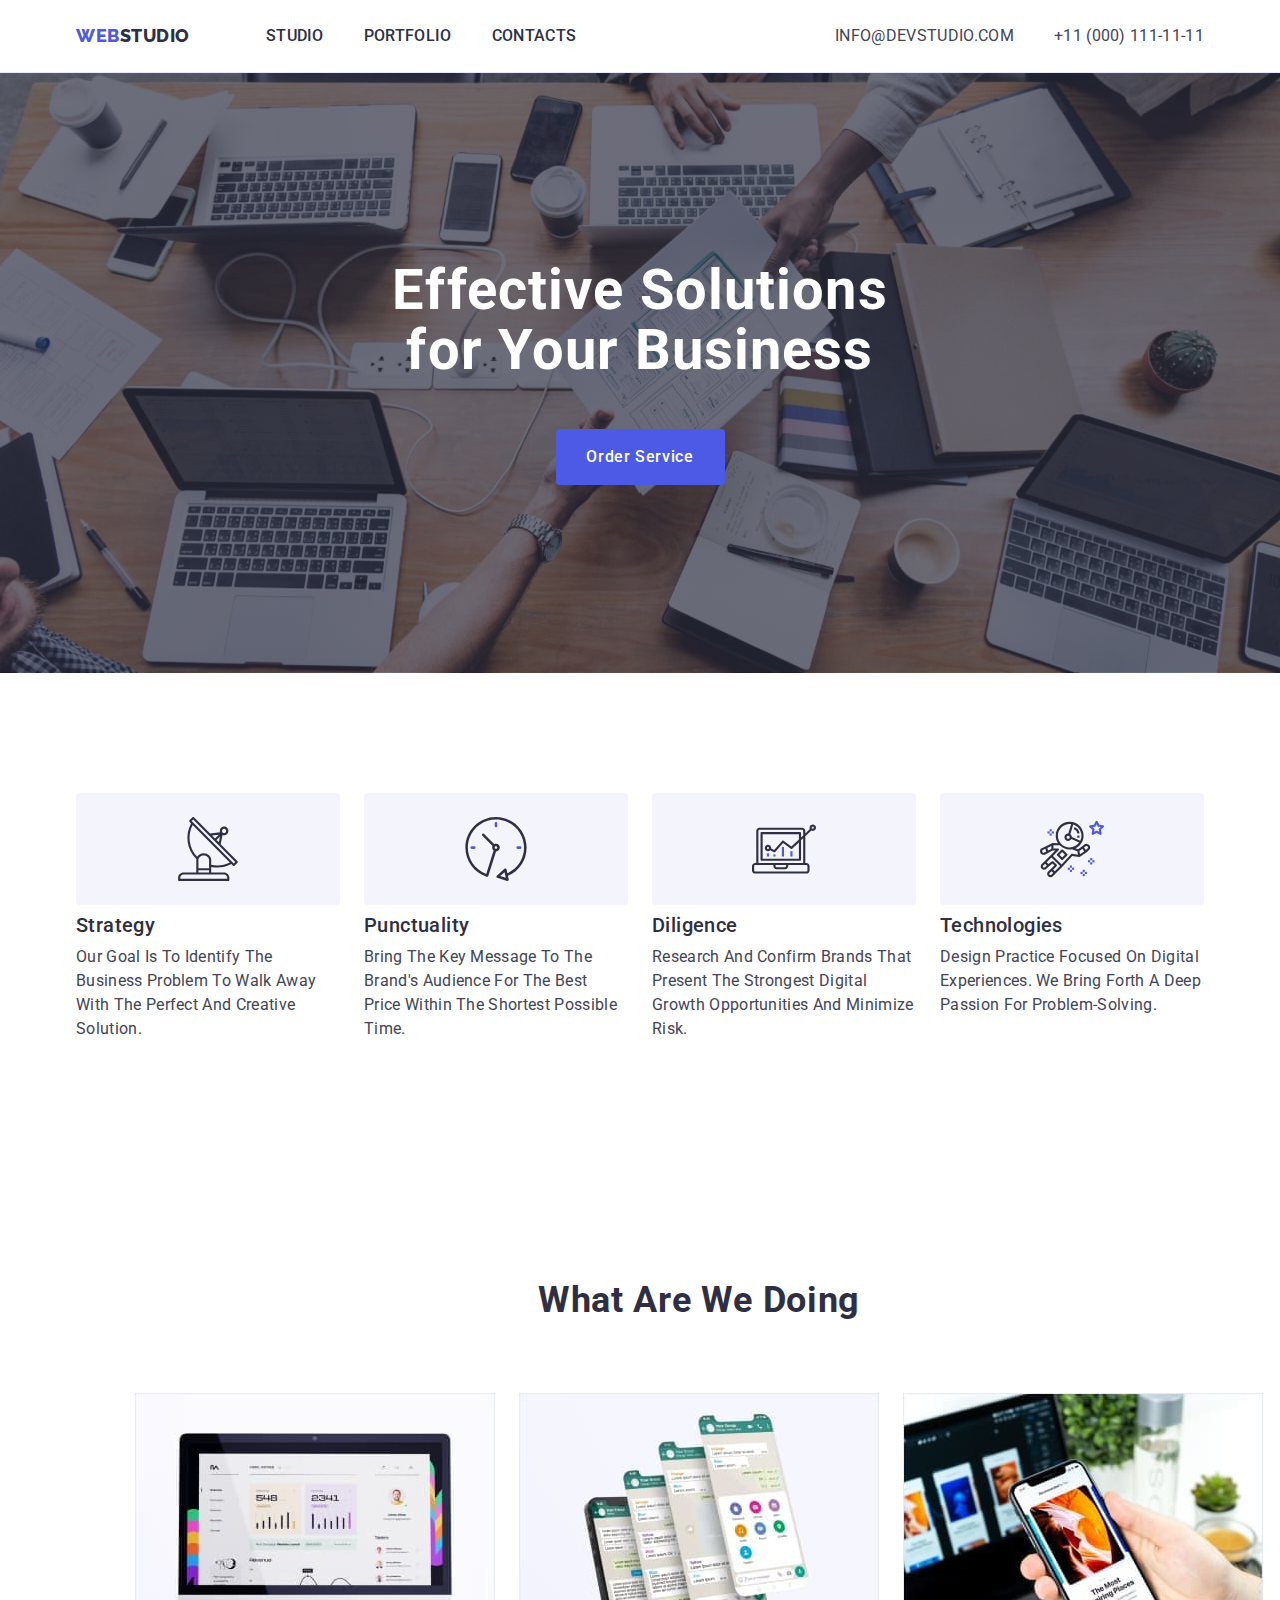
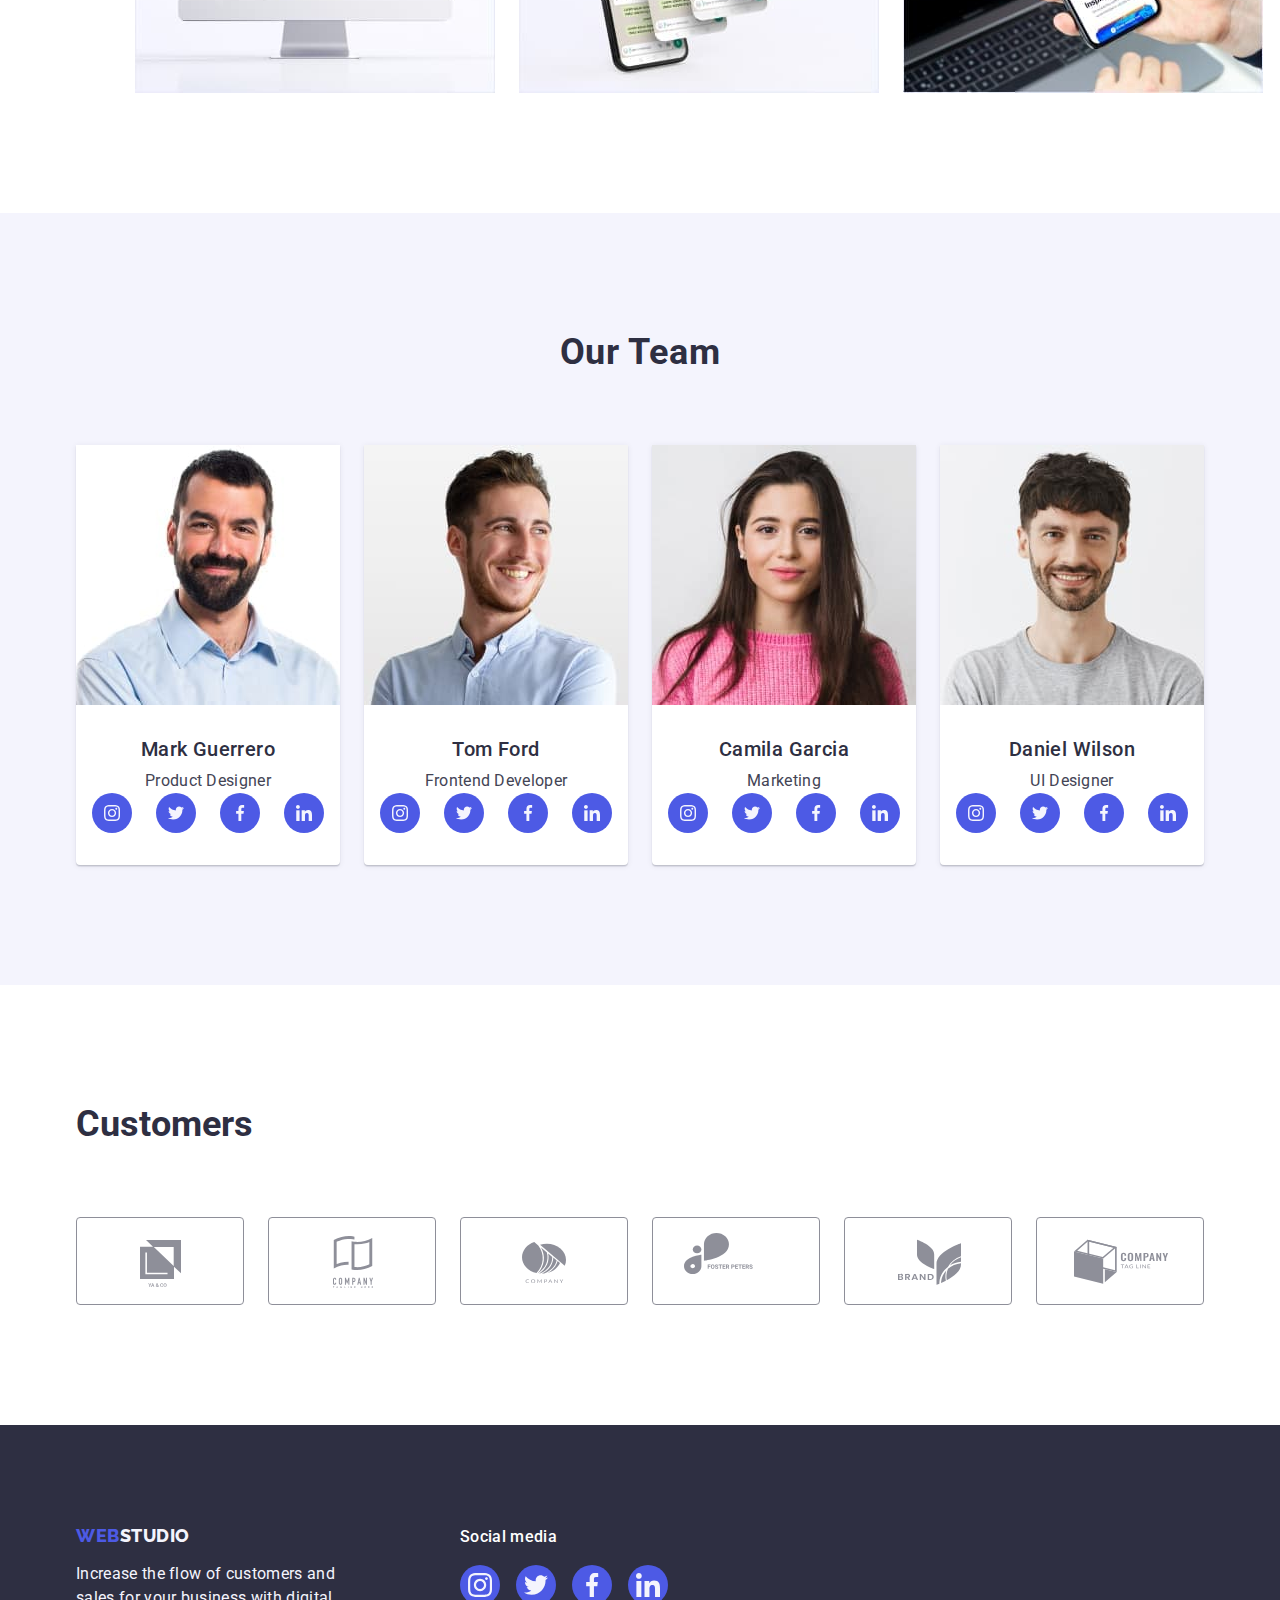
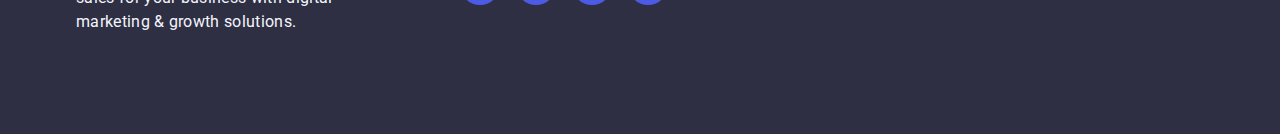
<file: index.html>
<!DOCTYPE html>
<html lang="en">
  <head>
    <link
      rel="stylesheet"
      href="https://cdnjs.cloudflare.com/ajax/libs/modern-normalize/2.0.0/modern-normalize.min.css"
      integrity="sha512-4xo8blKMVCiXpTaLzQSLSw3KFOVPWhm/TRtuPVc4WG6kUgjH6J03IBuG7JZPkcWMxJ5huwaBpOpnwYElP/m6wg=="
      crossorigin="anonymous"
      referrerpolicy="no-referrer"
    />
    <link rel="preconnect" href="https://fonts.googleapis.com" />
    <link rel="preconnect" href="https://fonts.gstatic.com" crossorigin />
    <link
      href="https://fonts.googleapis.com/css2?family=Raleway:wght@100;200;300;400;500;600;700;800;900&family=Roboto:wght@100;300;400;500;700;900&display=swap"
      rel="stylesheet"
    />
    <link rel="preconnect" href="https://fonts.googleapis.com" />
    <link rel="preconnect" href="https://fonts.gstatic.com" crossorigin />
    <link
      href="https://fonts.googleapis.com/css2?family=Roboto:wght@100;300;400;500;700;900&display=swap"
      rel="stylesheet"
    />

    <link rel="stylesheet" href="./css/styles.css" />
    <meta charset="UTF-8" />
    <meta name="viewport" content="width=device-width, initial-scale=1.0" />

    <title>Document</title>
  </head>
  <body>
    <header class="header h-shadow">
      <div class="headcon container">
        <nav class="nav">
          <a href="./index.html" class="nav-logo link"
            >Web<span class="span">Studio</span></a
          >
          <ul class="list">
            <li>
              <a href="./index.html" class="nav-link-list link">Studio</a>
            </li>
            <li>
              <a href="./portfolio.html" class="nav-link-list link"
                >Portfolio</a
              >
            </li>
            <li><a href="" class="nav-link-list link">Contacts</a></li>
          </ul>
        </nav>
        <address class="address">
          <ul class="list">
            <li>
              <a href="mailto:info@devstudio.com" class="address-list link"
                >info@devstudio.com</a
              >
            </li>
            <li>
              <a href="tel:+110001111111" class="address-list link"
                >+11 (000) 111-11-11</a
              >
            </li>
          </ul>
        </address>
      </div>
    </header>
    <main>
      <!-- section1 -->
      <section class="sectionone">
        <div class="container">
          <h1 class="section-header">Effective Solutions for Your Business</h1>
          <button type="button" class="button">Order Service</button>
        </div>
      </section>
      <!-- section2 -->
      <section class="sectiontwo">
        <div class="container">
          <h2 class="visually-hidden">it cannot be empty</h2>
          <ul class="listabout">
            <li class="list-item">
              <div class="list-svg">
                <svg width="64" height="64">
                  <use href="./images/icons.svg#antena"></use>
                </svg>
              </div>
              <h3 class="section-list">Strategy</h3>
              <p class="section-par">
                Our goal is to identify the business problem to walk away with
                the perfect and creative solution.
              </p>
            </li>
            <li class="list-item">
              <div class="list-svg">
                <svg width="64" height="64">
                  <use href="./images/icons.svg#clock-1"></use>
                </svg>
              </div>
              <h3 class="section-list">Punctuality</h3>
              <p class="section-par">
                Bring the key message to the brand's audience for the best price
                within the shortest possible time.
              </p>
            </li>
            <li class="list-item">
              <div class="list-svg">
                <svg width="64" height="64">
                  <use href="./images/icons.svg#diagram"></use>
                </svg>
              </div>
              <h3 class="section-list">Diligence</h3>
              <p class="section-par">
                Research and confirm brands that present the strongest digital
                growth opportunities and minimize risk.
              </p>
            </li>
            <li class="list-item">
              <div class="list-svg">
                <svg width="64" height="64">
                  <use href="./images/icons.svg#techno"></use>
                </svg>
              </div>
              <h3 class="section-list">Technologies</h3>
              <p class="section-par">
                Design practice focused on digital experiences. We bring forth a
                deep passion for problem-solving.
              </p>
            </li>
          </ul>
        </div>
      </section>
      <!-- section3 -->
      <section class="section-c">
        <div class="container">
          <h2 class="section-c-head">What are we doing</h2>
          <ul class="listabout">
            <li class="section-c-item">
              <img
                src="./images/Rectangle71_2.jpg"
                alt="picture1"
                width="360"
                class="display"
              />
            </li>
            <li class="section-c-item">
              <img
                src="./images/Rectangle71_3.jpg"
                alt="picture2"
                width="360"
                class="display"
              />
            </li>
            <li class="section-c-item">
              <img
                src="./images/Rectangle71_1.jpg"
                alt="picture3"
                width="360"
                class="display"
              />
            </li>
          </ul>
        </div>
      </section>
      <!-- section4 -->
      <section class="section-d">
        <div class="container">
          <h2 class="section-c-head">Our Team</h2>
          <ul class="listabout">
            <li class="section-d-list">
              <img
                src="./images/img1.jpg"
                alt="Mark Guerrero"
                width="264"
                class="display"
              />
              <div class="section-d-item">
                <h3 class="section-list section-d-header">Mark Guerrero</h3>
                <p class="section-par-team">Product Designer</p>
                <ul class="social-media">
                  <li class="socmed">
                    <a href="" class="socmed-link">
                      <svg
                        class="socmed-svg"
                        width="16"
                        height="16"
                        xmlns="http://www.w3.org/2000/svg"
                      >
                        <use href="./images/icons.svg#instagram"></use>
                      </svg>
                    </a>
                  </li>
                  <li class="socmed">
                    <a href="" class="socmed-link">
                      <svg
                        class="socmed-svg"
                        width="16"
                        height="16"
                        xmlns="http://www.w3.org/2000/svg"
                      >
                        <use href="./images/icons.svg#twitter"></use>
                      </svg>
                    </a>
                  </li>
                  <li class="socmed">
                    <a href="" class="socmed-link">
                      <svg
                        class="socmed-svg"
                        width="16"
                        height="16"
                        xmlns="http://www.w3.org/2000/svg"
                      >
                        <use href="./images/icons.svg#fb"></use>
                      </svg>
                    </a>
                  </li>
                  <li class="socmed">
                    <a href="" class="socmed-link">
                      <svg
                        class="socmed-svg"
                        width="16"
                        height="16"
                        xmlns="http://www.w3.org/2000/svg"
                      >
                        <use href="./images/icons.svg#linkdn"></use>
                      </svg>
                    </a>
                  </li>
                </ul>
              </div>
            </li>

            <li class="section-d-list">
              <img
                src="./images/img2.jpg"
                alt="Tom Ford"
                width="264"
                class="display"
              />
              <div class="section-d-item">
                <h3 class="section-list section-d-header">Tom Ford</h3>
                <p class="section-par-team">Frontend Developer</p>
                <ul class="social-media">
                  <li class="socmed">
                    <a href="" class="socmed-link">
                      <svg
                        class="socmed-svg"
                        width="16"
                        height="16"
                        xmlns="http://www.w3.org/2000/svg"
                      >
                        <use href="./images/icons.svg#instagram"></use>
                      </svg>
                    </a>
                  </li>
                  <li class="socmed">
                    <a href="" class="socmed-link">
                      <svg
                        class="socmed-svg"
                        width="16"
                        height="16"
                        xmlns="http://www.w3.org/2000/svg"
                      >
                        <use href="./images/icons.svg#twitter"></use>
                      </svg>
                    </a>
                  </li>
                  <li class="socmed">
                    <a href="" class="socmed-link">
                      <svg
                        class="socmed-svg"
                        width="16"
                        height="16"
                        xmlns="http://www.w3.org/2000/svg"
                      >
                        <use href="./images/icons.svg#fb"></use>
                      </svg>
                    </a>
                  </li>
                  <li class="socmed">
                    <a href="" class="socmed-link">
                      <svg
                        class="socmed-svg"
                        width="16"
                        height="16"
                        xmlns="http://www.w3.org/2000/svg"
                      >
                        <use href="./images/icons.svg#linkdn"></use>
                      </svg>
                    </a>
                  </li>
                </ul>
              </div>
            </li>
            <li class="section-d-list">
              <img
                src="./images/img3.jpg"
                alt="Camila Garcia"
                width="264"
                class="display"
              />
              <div class="section-d-item">
                <h3 class="section-list section-d-header">Camila Garcia</h3>
                <p class="section-par-team">Marketing</p>
                <ul class="social-media">
                  <li class="socmed">
                    <a href="" class="socmed-link">
                      <svg
                        class="socmed-svg"
                        width="16"
                        height="16"
                        xmlns="http://www.w3.org/2000/svg"
                      >
                        <use href="./images/icons.svg#instagram"></use>
                      </svg>
                    </a>
                  </li>
                  <li class="socmed">
                    <a href="" class="socmed-link">
                      <svg
                        class="socmed-svg"
                        width="16"
                        height="16"
                        xmlns="http://www.w3.org/2000/svg"
                      >
                        <use href="./images/icons.svg#twitter"></use>
                      </svg>
                    </a>
                  </li>
                  <li class="socmed">
                    <a href="" class="socmed-link">
                      <svg
                        class="socmed-svg"
                        width="16"
                        height="16"
                        xmlns="http://www.w3.org/2000/svg"
                      >
                        <use href="./images/icons.svg#fb"></use>
                      </svg>
                    </a>
                  </li>
                  <li class="socmed">
                    <a href="" class="socmed-link">
                      <svg
                        class="socmed-svg"
                        width="16"
                        height="16"
                        xmlns="http://www.w3.org/2000/svg"
                      >
                        <use href="./images/icons.svg#linkdn"></use>
                      </svg>
                    </a>
                  </li>
                </ul>
              </div>
            </li>
            <li class="section-d-list">
              <img
                src="./images/img4.jpg"
                alt="Daniel Wilson"
                width="264"
                class="display"
              />
              <div class="section-d-item">
                <h3 class="section-list section-d-header">Daniel Wilson</h3>
                <p class="section-par-team">UI Designer</p>
                <ul class="social-media">
            
                  <li class="socmed">
                    <a href="" class="socmed-link">
                      <svg
                        class="foot-socmed-svg"
                        width="16"
                        height="16"
                        xmlns="http://www.w3.org/2000/svg"
                      >
                        <use href="./images/icons.svg#instagram"></use>
                      </svg>
                    </a>
                  </li>
                  <li class="socmed">
                    <a href="" class="socmed-link">
                      <svg
                        class="socmed-svg"
                        width="16"
                        height="16"
                        xmlns="http://www.w3.org/2000/svg"
                      >
                        <use href="./images/icons.svg#twitter"></use>
                      </svg>
                    </a>
                  </li>
                  <li class="socmed">
                    <a href="" class="socmed-link">
                      <svg
                        class="socmed-svg"
                        width="16"
                        height="16"
                        xmlns="http://www.w3.org/2000/svg"
                      >
                        <use href="./images/icons.svg#fb"></use>
                      </svg>
                    </a>
                  </li>
                  <li class="socmed">
                    <a href="" class="socmed-link">
                      <svg
                        class="socmed-svg"
                        width="16"
                        height="16"
                        xmlns="http://www.w3.org/2000/svg"
                      >
                        <use href="./images/icons.svg#linkdn"></use>
                      </svg>
                    </a>
                  </li>
                </ul>
              </div>
            </li>
          </ul>
        </div>
      </section>
      <!-- section5 -->
      <section class="customers">
        <div class="container">
          <h2 class="cust-header">Customers</h2>
          <ul class="cust-list">
            <li class="cust-list-item">
              <a href="" class="cust-list-link">
                <svg
                  class="cust-svg"
                  width="104"
                  height="56"
                  xmlns="http://www.w3.org/2000/svg"
                >
                  <use href="./images/icons.svg#client-1"></use>
                </svg>
              </a>
            </li>
            <li class="cust-list-item">
              <a href="" class="cust-list-link">
                <svg
                  class="cust-svg"
                  width="104"
                  height="56"
                  xmlns="http://www.w3.org/2000/svg"
                >
                  <use href="./images/icons.svg#client-2"></use>
                </svg>
              </a>
            </li>
            <li class="cust-list-item">
              <a href="" class="cust-list-link">
                <svg
                  class="cust-svg"
                  width="104"
                  height="56"
                  xmlns="http://www.w3.org/2000/svg"
                >
                  <use href="./images/icons.svg#client-3"></use>
                </svg>
              </a>
            </li>
            <li class="cust-list-item">
              <a href="" class="cust-list-link">
                <svg
                  class="cust-svg"
                  width="104"
                  height="56"
                  xmlns="http://www.w3.org/2000/svg"
                >
                  <use href="./images/icons.svg#client-4"></use>
                </svg>
              </a>
            </li>
            <li class="cust-list-item">
              <a href="" class="cust-list-link">
                <svg
                  class="cust-svg"
                  width="104"
                  height="56"
                  xmlns="http://www.w3.org/2000/svg"
                >
                  <use href="./images/icons.svg#client-5"></use>
                </svg>
              </a>
            </li>
            <li class="cust-list-item">
              <a href="" class="cust-list-link">
                <svg
                  class="cust-svg"
                  width="104"
                  height="56"
                  xmlns="http://www.w3.org/2000/svg"
                >
                  <use href="./images/icons.svg#client-6"></use>
                </svg>
              </a>
            </li>
          </ul>
        </div>
      </section>
    </main>
    <!-- footer -->
    <footer class="foter">
      <div class="container">
        <div class="footer-wrap">
          <a href="./index.html" class="nav-logo link footer-link"
            >Web<span class="span-foter">Studio</span></a
          >
          <p class="foter-par">
            Increase the flow of customers and sales for your business with
            digital marketing & growth solutions.
          </p>
        </div>
        
        <div>
          <p class="footer-socmed">Social media</p>
          <ul class="footer-socmed-list">
            <!-- Insta -->
            <li class="footer-socmed-items">
              <a href="" class="footer-socmed-listitems-link">
                <svg
                  class="socmed-svg"
                  xmlns="http://www.w3.org/2000/svg"
                  width="24"
                  height="24"
                >
                <use href="./images/icons.svg#foot-insta"></use>
                </svg>
              </a>
            </li>

            <!-- Twitter -->
            <li class="footer-socmed-items">
              <a href="" class="footer-socmed-listitems-link">
                <svg
                  class="socmed-svg"
                  xmlns="http://www.w3.org/2000/svg"
                  width="24"
                  height="24"
                >
                <use href="./images/icons.svg#foot-twit"></use>
                </svg>
              </a>
            </li>

            <!-- facebook -->
            <li class="footer-socmed-items">
              <a href="" class="footer-socmed-listitems-link">
                <svg
                  class="socmed-svg"
                  xmlns="http://www.w3.org/2000/svg"
                  width="24"
                  height="24"
                >
                <use href="./images/icons.svg#foot-fb"></use>
                </svg>
              </a>
            </li>

            <!-- linkedin -->
            <li class="footer-socmed-items">
              <a href="" class="footer-socmed-listitems-link">
                <svg
                  class="socmed-svg"
                  xmlns="http://www.w3.org/2000/svg"
                  width="24"
                  height="24"
                >
                <use href="./images/icons.svg#foot-link"></use>
                </svg>
              </a>
            </li>  

          </ul>
        </div>
      </div>
    </footer>
  </body>
</html>
</file>
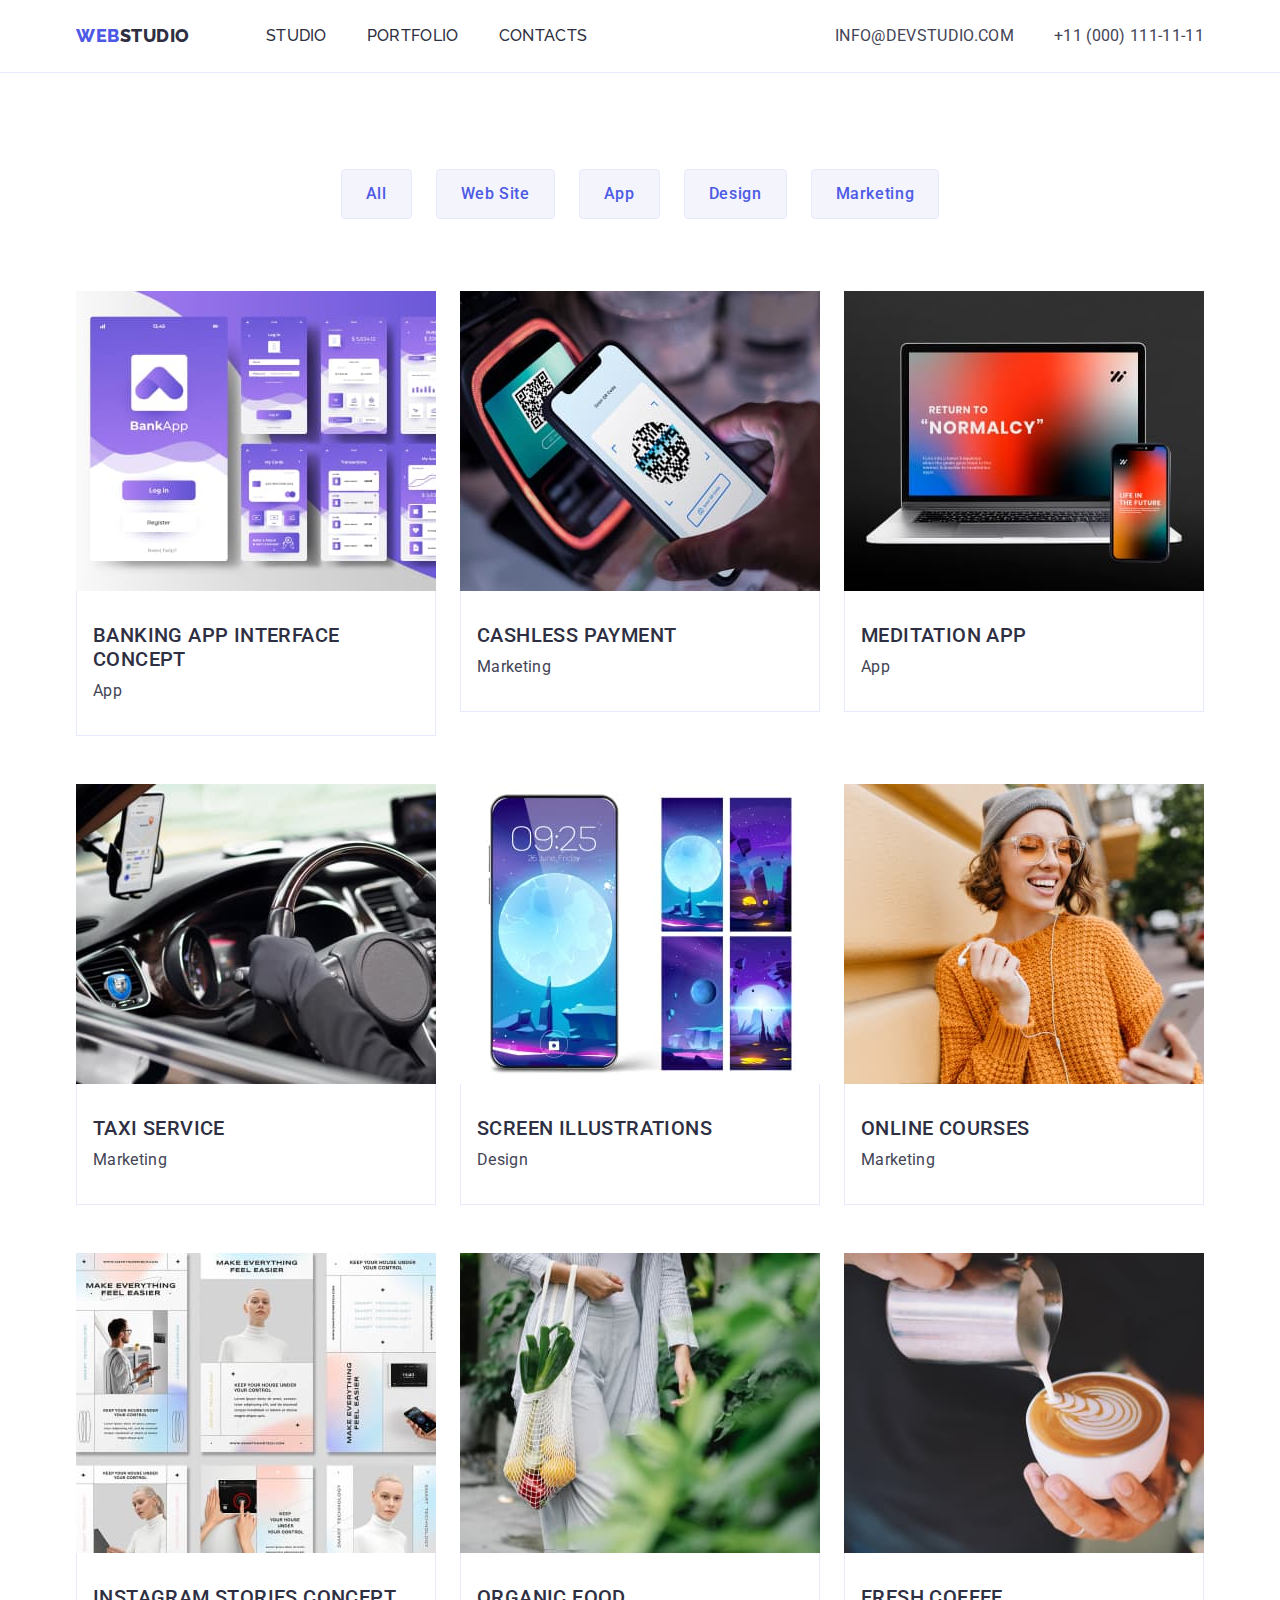
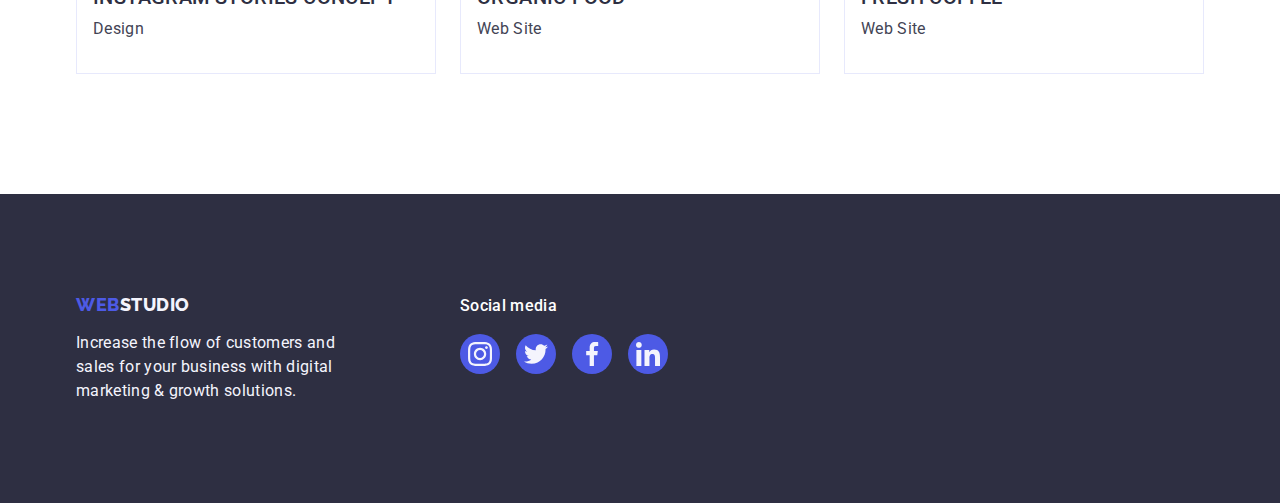
<file: portfolio.html>
<!DOCTYPE html>
<html lang="en">
  <head>
    <link
      rel="stylesheet"
      href="https://cdnjs.cloudflare.com/ajax/libs/modern-normalize/2.0.0/modern-normalize.min.css"
      integrity="sha512-4xo8blKMVCiXpTaLzQSLSw3KFOVPWhm/TRtuPVc4WG6kUgjH6J03IBuG7JZPkcWMxJ5huwaBpOpnwYElP/m6wg=="
      crossorigin="anonymous"
      referrerpolicy="no-referrer"
    />
    <link rel="preconnect" href="https://fonts.googleapis.com" />
    <link rel="preconnect" href="https://fonts.gstatic.com" crossorigin />
    <link
      href="https://fonts.googleapis.com/css2?family=Raleway:wght@100;200;300;400;500;600;700;800;900&family=Roboto:wght@100;300;400;500;700;900&display=swap"
      rel="stylesheet"
    />
    <link rel="preconnect" href="https://fonts.googleapis.com" />
    <link rel="preconnect" href="https://fonts.gstatic.com" crossorigin />
    <link
      href="https://fonts.googleapis.com/css2?family=Roboto:wght@100;300;400;500;700;900&display=swap"
      rel="stylesheet"
    />
    <link rel="stylesheet" href="./css/styles.css" />
    <meta charset="UTF-8" />
    <meta name="viewport" content="width=device-width, initial-scale=1.0" />
    <title>Document</title>
  </head>
  <body>
    <header class="header">
      <div class="headcon container">
        <nav class="nav-logo nav">
          <a href="./portfolio.html" class="nav-logo link"
            >Web<span class="span">Studio</span></a
          >
          <ul class="list">
            <li>
              <a href="./index.html" class="nav-link-list link">Studio</a>
            </li>
            <li>
              <a href="./portfolio.html" class="nav-link-list link"
                >Portfolio</a
              >
            </li>
            <li>
              <a href="contacts.html" class="nav-link-list link">Contacts</a>
            </li>
          </ul>
        </nav>
        <address class="address">
          <ul class="list">
            <li>
              <a href="mailto:info@devstudio.com" class="address-list link"
                >info@devstudio.com</a
              >
            </li>
            <li>
              <a href="tel:+110001111111" class="address-list link"
                >+11 (000) 111-11-11</a
              >
            </li>
          </ul>
        </address>
      </div>
    </header>
    <main>
      <section class="section-p">
        <div class="container">
          <h1 class="visually-hidden">it can not be empty</h1>

          <ul class="list-p">
            <li><button type="button" class="pbutton">All</button></li>
            <li><button type="button" class="pbutton">Web Site</button></li>
            <li><button type="button" class="pbutton">App</button></li>
            <li><button type="button" class="pbutton">Design</button></li>
            <li><button type="button" class="pbutton">Marketing</button></li>
          </ul>
          <ul class="list-p-two">
            <li class="list-p-two-item">
              <a href="" class="port link">
                <img
                  src="./images/pimg1.jpg"
                  alt="image"
                  width="360"
                  class="display"
                />
                <div class="list-p-two-con">
                  <h2 class="section-list">Banking App Interface Concept</h2>
                  <p class="section-par">App</p>
                </div>
              </a>
            </li>
            <li class="list-p-two-item">
              <a href="" class="port link">
                <img
                  src="./images/pimg2.jpg"
                  alt="image"
                  width="360"
                  class="display"
                />
                <div class="list-p-two-con">
                  <h2 class="section-list">Cashless Payment</h2>
                  <p class="section-par">Marketing</p>
                </div>
              </a>
            </li>
            <li class="list-p-two-item">
              <a href="" class="port link">
                <img
                  src="./images/pimg3.jpg"
                  alt="image"
                  width="360"
                  class="display"
                />
                <div class="list-p-two-con">
                  <h2 class="section-list">Meditation App</h2>
                  <p class="section-par">App</p>
                </div>
              </a>
            </li>
            <li class="list-p-two-item">
              <a href="" class="port link">
                <img
                  src="./images/pimg4.jpg"
                  alt="image"
                  width="360"
                  class="display"
                />
                <div class="list-p-two-con">
                  <h2 class="section-list">Taxi Service</h2>
                  <p class="section-par">Marketing</p>
                </div>
              </a>
            </li>
            <li class="list-p-two-item">
              <a href="" class="port link">
                <img
                  src="./images/pimg5.jpg"
                  alt="image"
                  width="360"
                  class="display"
                />
                <div class="list-p-two-con">
                  <h2 class="section-list">Screen Illustrations</h2>
                  <p class="section-par">Design</p>
                </div>
              </a>
            </li>
            <li class="list-p-two-item">
              <a href="" class="port link">
                <img
                  src="./images/pimg6.jpg"
                  alt="image"
                  width="360"
                  class="display"
                />
                <div class="list-p-two-con">
                  <h2 class="section-list">Online Courses</h2>
                  <p class="section-par">Marketing</p>
                </div>
              </a>
            </li>
            <li class="list-p-two-item">
              <a href="" class="port link">
                <img
                  src="./images/pimg7.jpg"
                  alt="image"
                  width="360"
                  class="display"
                />
                <div class="list-p-two-con">
                  <h2 class="section-list">Instagram Stories Concept</h2>
                  <p class="section-par">Design</p>
                </div>
              </a>
            </li>
            <li class="list-p-two-item">
              <a href="" class="port link">
                <img
                  src="./images/pimg8.jpg"
                  alt="image"
                  width="360"
                  class="display"
                />
                <div class="list-p-two-con">
                  <h2 class="section-list">Organic Food</h2>
                  <p class="section-par">Web Site</p>
                </div>
              </a>
            </li>
            <li class="list-p-two-item">
              <a href="" class="port link">
                <img
                  src="./images/pimg9.jpg"
                  alt="image"
                  width="360"
                  class="display"
                />
                <div class="list-p-two-con">
                  <h2 class="section-list">Fresh Coffee</h2>
                  <p class="section-par">Web Site</p>
                </div>
              </a>
            </li>
          </ul>
        </div>
      </section>
    </main>
    <footer class="foter">
        <div class="container">
          <div class="footer-wrap">
            <a href="./index.html" class="nav-logo link footer-link"
              >Web<span class="span-foter">Studio</span></a
            >
            <p class="foter-par">
              Increase the flow of customers and sales for your business with
              digital marketing & growth solutions.
            </p>
          </div>
          
          <div>
            <p class="footer-socmed">Social media</p>
            <ul class="footer-socmed-list">
              <!-- Insta -->
              <li class="footer-socmed-items">
                <a href="" class="footer-socmed-listitems-link">
                  <svg
                    class="socmed-svg"
                    xmlns="http://www.w3.org/2000/svg"
                    width="24"
                    height="24"
                  >
                  <use href="./images/icons.svg#foot-insta"></use>
                  </svg>
                </a>
              </li>
  
              <!-- Twitter -->
              <li class="footer-socmed-items">
                <a href="" class="footer-socmed-listitems-link">
                  <svg
                    class="socmed-svg"
                    xmlns="http://www.w3.org/2000/svg"
                    width="24"
                    height="24"
                  >
                  <use href="./images/icons.svg#foot-twit"></use>
                  </svg>
                </a>
              </li>
  
              <!-- facebook -->
              <li class="footer-socmed-items">
                <a href="" class="footer-socmed-listitems-link">
                  <svg
                    class="socmed-svg"
                    xmlns="http://www.w3.org/2000/svg"
                    width="24"
                    height="24"
                  >
                  <use href="./images/icons.svg#foot-fb"></use>
                  </svg>
                </a>
              </li>
  
              <!-- linkedin -->
              <li class="footer-socmed-items">
                <a href="" class="footer-socmed-listitems-link">
                  <svg
                    class="socmed-svg"
                    xmlns="http://www.w3.org/2000/svg"
                    width="24"
                    height="24"
                  >
                  <use href="./images/icons.svg#foot-link"></use>
                  </svg>
                </a>
              </li>  
  
            </ul>
          </div>
        </div>
      </footer>
  </body>
</html>
</file>
<file: css/styles.css>
:root {
  --blue: #4d5ae5;
  --grey: #2e2f42;
  --secbgcolor: #2e2f42;
  --parcolor: #434455;
  --fotcolor: #f4f4fd;
  --white:#fff;
}
* {
  box-sizing: border-box;
  margin: 0;
  padding: 0;
}
body {
  font-family: "Roboto", sans-serif;
  color: #434455;
  background-color: #ffffff;
}
.h-shadow {
  box-shadow: 0px 2px 1px rgba(46, 47, 66, 0.08),
    0px 1px 1px rgba(46, 47, 66, 0.16), 0px 1px 6px rgba(46, 47, 66, 0.08);
}
.nav-logo {
  font-family: "Raleway", sans-serif;
  font-weight: 800;
  font-size: 18px;
  line-height: 1.17;
  letter-spacing: 0.03em;
  text-transform: uppercase;
  color: var(--blue);
  margin-right: 76px;
}
.headcon {
  display: flex;
  justify-content: space-between;
  height: 72px;
}
.link {
  text-decoration: none;
  text-transform: uppercase;
}
.span {
  color: #2e2f42;
}
.list {
  list-style: none;
  display: flex;
  gap: 40px;
}
.nav-link-list {
  font-weight: 500;
  font-size: 16px;
  color: var(--grey);

  line-height: 1.5;
  letter-spacing: 0.02em;
  padding: 24px 0 24px;
}

.nav-link-list:hover {
  color: #404bbf;
}
.nav-link-list:focus {
  color: #404bbf;
}
.address {
  font-style: normal;
}
.address-list {
  line-height: 1.5;
  letter-spacing: 0.02em;
  color: #434455;
}

.address-list:hover {
  color: #404bbf;
}
.address-list:focus {
  color: #404bbf;
}
.sectionone {
  background-color: var(--secbgcolor);
  padding: 188px 0;
  margin: 0 auto;
  max-width: 1440px;
  background-image: linear-gradient(
      rgba(46, 47, 66, 0.7),
      rgba(46, 47, 66, 0.7)
    ),
    url(../images/people-office.jpg);
  background-repeat: no-repeat;
  background-position: center;
  background-size: cover;
}
.list-svg {
  display: flex;
  align-items: center;
  justify-content: center;
  height: 112px;
  background-color: #f4f4fd;
  border-radius: 4px;
  margin-bottom: 8px;
}
.section-header {
  font-size: 56px;
  line-height: 1.07;
  text-align: center;
  letter-spacing: 0.02em;
  color: #ffffff;
  max-width: 496px;
  margin: 0 auto 48px;
}
.button {
  background-color: #4d5ae5;
  font-family: "Roboto", sans-serif;
  font-weight: 500;
  font-size: 16px;
  line-height: 1.5;
  letter-spacing: 0.04em;
  color: #ffffff;
  cursor: pointer;
  display: block;
  min-width: 169px;
  height: 56px;
  border: none;
  border-radius: 4px;
  margin: 0 auto;
}
.pbutton {
  font-family: "Roboto", sans-serif;
  font-weight: 500;
  font-size: 16px;
  line-height: 1.5;
  letter-spacing: 0.04em;
  color: var(--blue);
  background-color: var(--fotcolor);
  cursor: pointer;
  padding: 12px 24px;
  border: 1px solid #e7e9fc;
  border-radius: 4px;
}

.button:hover {
  background-color: #404bbf;
}
.button:focus {
  background-color: #404bbf;
}
/* .card-section {
  box-shadow: 0px 1px 6px rgba(46, 47, 66, 0.08),
    0px 1px 1px rgba(46, 47, 66, 0.16), 0px 2px 1px rgba(46, 47, 66, 0.8);
    border-radius: 0px 0px 4px 4px;

} */
.social-media{
    display: flex;
    justify-content: center;
    gap: 24px;
}
.section-list {
  font-weight: 500;
  font-size: 20px;
  line-height: 1.2;
  letter-spacing: 0.02em;
  color: var(--secbgcolor);
  margin-bottom: 8px;
  text-align: left;
}
.section-par {
  font-size: 16px;
  line-height: 1.5;
  letter-spacing: 0.02em;
  color: var(--parcolor);
  text-align: left;
  text-transform: capitalize;
}
.section-c-head {
  font-size: 36px;
  line-height: 1.11;
  text-align: center;
  letter-spacing: 0.02em;
  text-transform: capitalize;
  color: var(--secbgcolor);
  margin-bottom: 72px;
}
.section-c-item {
  width: calc((100% - 48px) / 3);
}
.section-d {
  background-color: #f4f4fd;
  padding: 120px 0;
}
.section-d-list {
  background-color: #ffffff;
  width: calc((100% - 72px) / 4);
  border-radius: 0px 0px 4px 4px;
  /* h4 */
  box-shadow: 0px 1px 6px rgba(46, 47, 66, 0.08),
    0px 1px 1px rgba(46, 47, 66, 0.16), 0px 2px 1px rgba(46, 47, 66, 0.08);
}
.socmed{
width: 40px;
height: 40px;
list-style: none;
}
.socmed-link{
  width: 100%;
  height: 100%;
  background-color: var(--blue);
  border-radius: 50%;
  display: flex;
  align-items: center;
  justify-content: center;
}
.socmed-link:hover{
  background-color: #404bbf ;
}
.socmed-link:focus{
  background-color: #404bbf ;
}
.socmed-svg{
fill: var(--fotcolor);
}

/* section5 */
.customers{
 padding: 120px 0; 
}
.cust-header{
font-size: 36px;
line-height: 1.11;
color: var(--grey);
margin-bottom: 72px;
}
.cust-list{
  display: flex;
  gap: 24px;
  list-style: none;
}
.cust-list-item{
  width: calc((100% - 120px) / 6);
  height: 88px;
}
.cust-list-link{
  width: 100%;
  height: 100%;
  border: 1px solid #8e8f99;
  border-radius: 4px;
  display: flex;
  align-items: center;
  justify-content: center;
  color: #8e8f99;
}
.cust-list-link:hover, .cust-list-link:focus{
  border-color: #404bbf ;
  color:  #404bbf ;
}

.cust-svg{
  fill: currentColor;
}


/* footer */
/* hw4 */
.footer-wrap{
  margin-right: 120px;
}
.footer-socmed{
font-weight: 500;
font-size: 16px;
line-height: 1.5;
letter-spacing: 0.02em;
color:var(--white);
margin-bottom: 16px;
}

.footer-socmed-list{
  display: flex;
  gap: 16px;
  list-style: none;
}
.footer-socmed-items{
  width: 40px;
  height: 40px;
}
.footer-socmed-listitems-link{
  width: 100%;
  height: 100%;
  background-color: var(--blue);
  border-radius: 50%;
  display: flex;
  align-items: center;
  justify-content: center;
}
.footer-socmed-listitems-link:hover, .footer-socmed-listitems-link:focus{
  background-color: #31d0aa;
}
/* .foot-socmed-svg{
  fill: var(--fotcolor);
} */
.foter {
  background-color: var(--grey);
  padding: 100px 0;
}
.foter>.container{
  display:flex;
  align-items: baseline;
}
.span-foter {
  color: #f4f4fd;
}
.foter-par {
  line-height: 1.5;
  color: var(--fotcolor);
  letter-spacing: 0.02em;
  max-width: 264px;
}

.pbutton:hover, .pbutton:focus {
  color: #ffffff;
  background-color: #404bbf;
  border: 1px solid transparent;
  box-shadow: 0px 3px 1px rgba(0, 0, 0, 0.1), 0px 2px 1px rgba(0, 0, 0, 0.08),
    0px 2px 2px rgba(0, 0, 0, 0.12);
}
.port.link{
  display: block;
}
.port.link:hover, .port.link:focus{
  box-shadow: 0px 1px 6px rgba(46, 47, 66, 0.08),
  0px 1px 1px rgba(46, 47, 66, 0.16), 0px 2px 1px rgba(46, 47, 66, 0.08);
}
.display {
  display: block;
}
.header {
  border-bottom: 1px solid #e7e9fc;
}
.container {
  /* display: flex; */
  width: 1158px;
  margin: 0 auto;
  padding: 0 15px;
}

.nav,
.address {
  display: flex;
  align-items: center;
}
.sectiontwo {
  padding: 120px 0;
}
.listabout {
  list-style: none;
  display: flex;
  gap: 24px;
}
.section-par-team {
  font-size: 16px;
  line-height: 1.5;
  letter-spacing: 0.02em;
  color: var(--parcolor);
  text-align: center;
}
.listabout .section-par {
  font-size: 16px;
  line-height: 1.5;
  letter-spacing: 0.02em;
  color: var(--parcolor);
  text-align: left;
  /* text-align: center; */
}
.visually-hidden {
  position: absolute;
  width: 1px;
  height: 1px;
  margin: -1px;
  border: 0;
  padding: 0;

  white-space: nowrap;
  clip-path: inset(100%);
  clip: rect(0 0 0 0);
  overflow: hidden;
  outline: 0;
  outline-offset: 0;
}
.list-item {
  /* margin-right: 24px;    */
  width: calc((100% - 72px) / 4);
}

.section-c {
  padding: 120px;
}
.section-c-item {
  width: calc((100% - 48px) / 3);
}

.section-d-header {
  text-align: center;
  margin-bottom: 8px;
}
.section-d-item {
  padding: 32px 0;
}
.footer-link {
  display: inline-block;
  margin-bottom: 16px;
}
.section-p {
  padding-top: 96px;
  padding-bottom: 120px;
}
.list-p {
  list-style: none;
  display: flex;
  justify-content: center;
  margin-bottom: 72px;
  gap: 24px;
}
.list-p-two {
  list-style: none;
  display: flex;
  flex-wrap: wrap;
  column-gap: 24px;
  row-gap: 48px;
}
.list-p-two-item {
  width: calc((100% - 48px) / 3);
}
.list-p-two-con {
  padding: 32px 16px;
  border: 1px solid #e7e9fc;
  border-top: none;
}
.foterlink {
  line-height: 1.5;
  display: inline-block;
  letter-spacing: 0.02em;
  max-width: 264px;
  margin-bottom: 16px;
}
</file>
